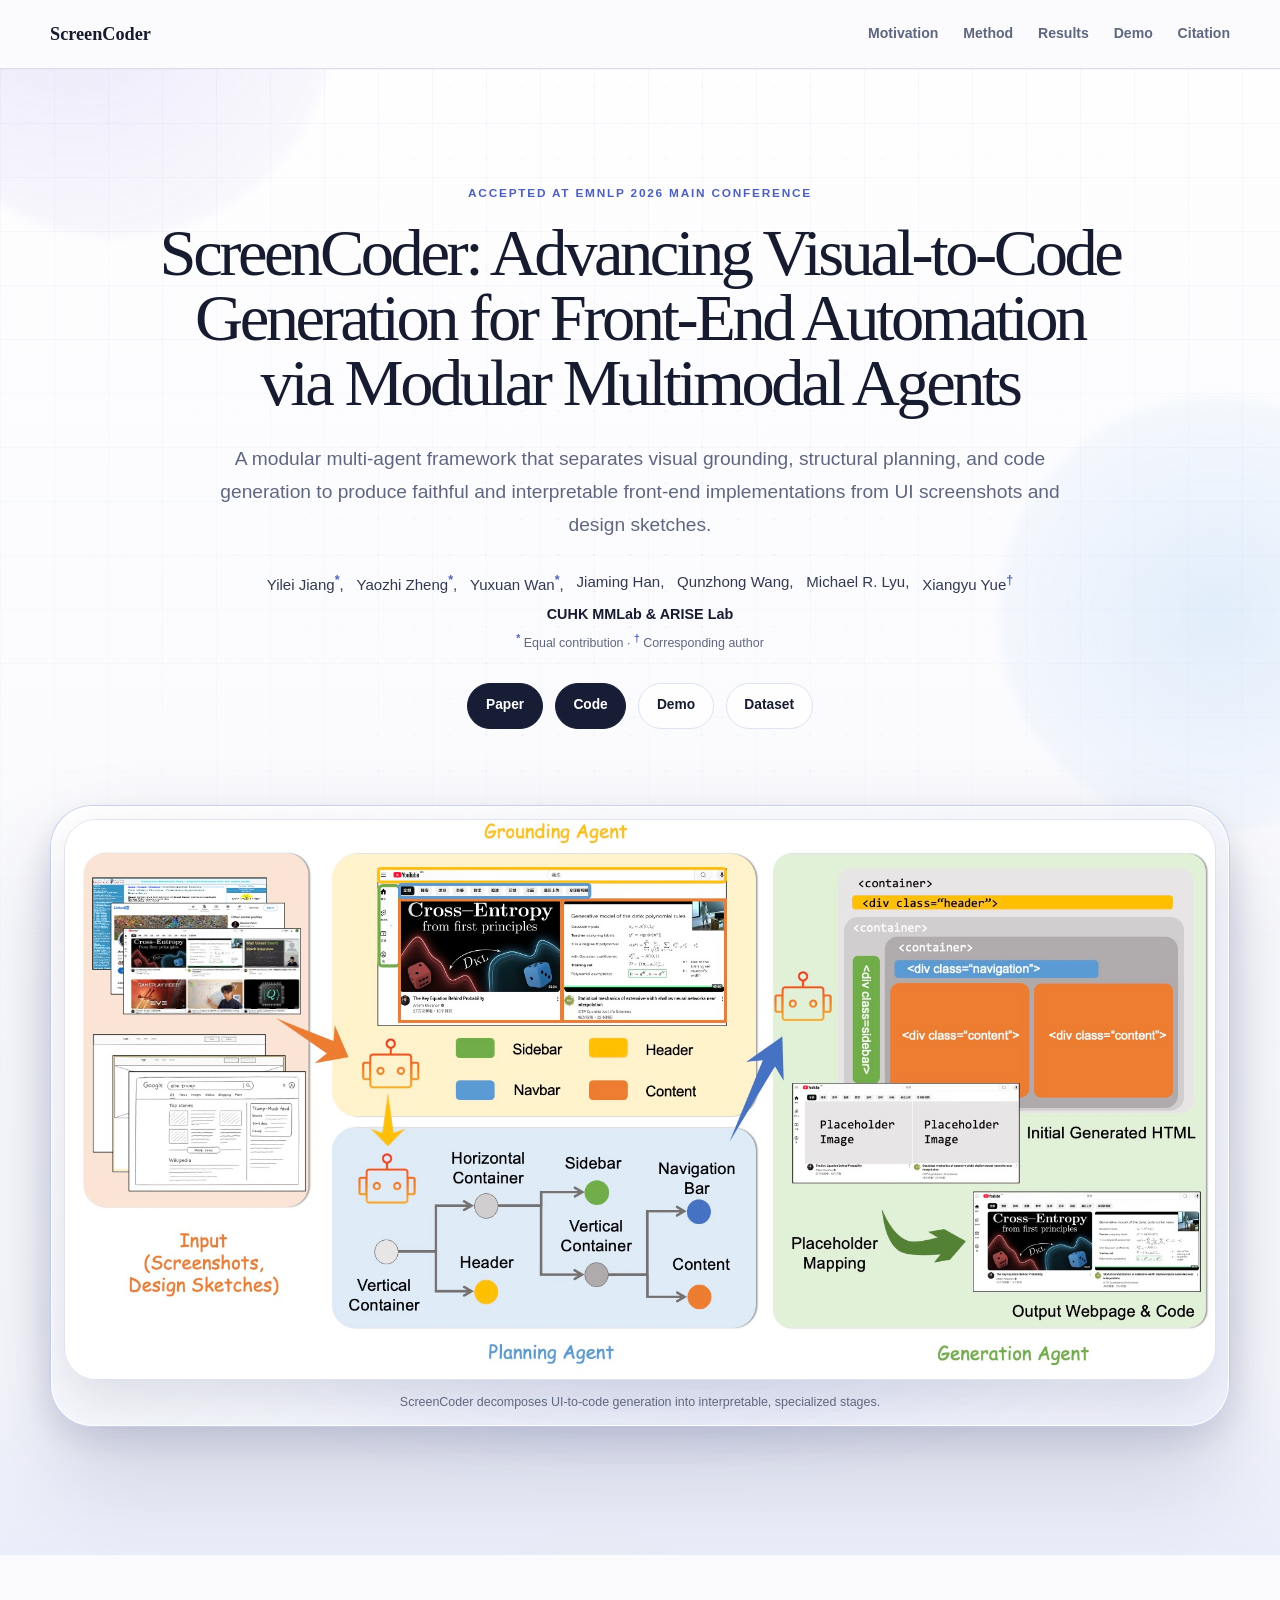
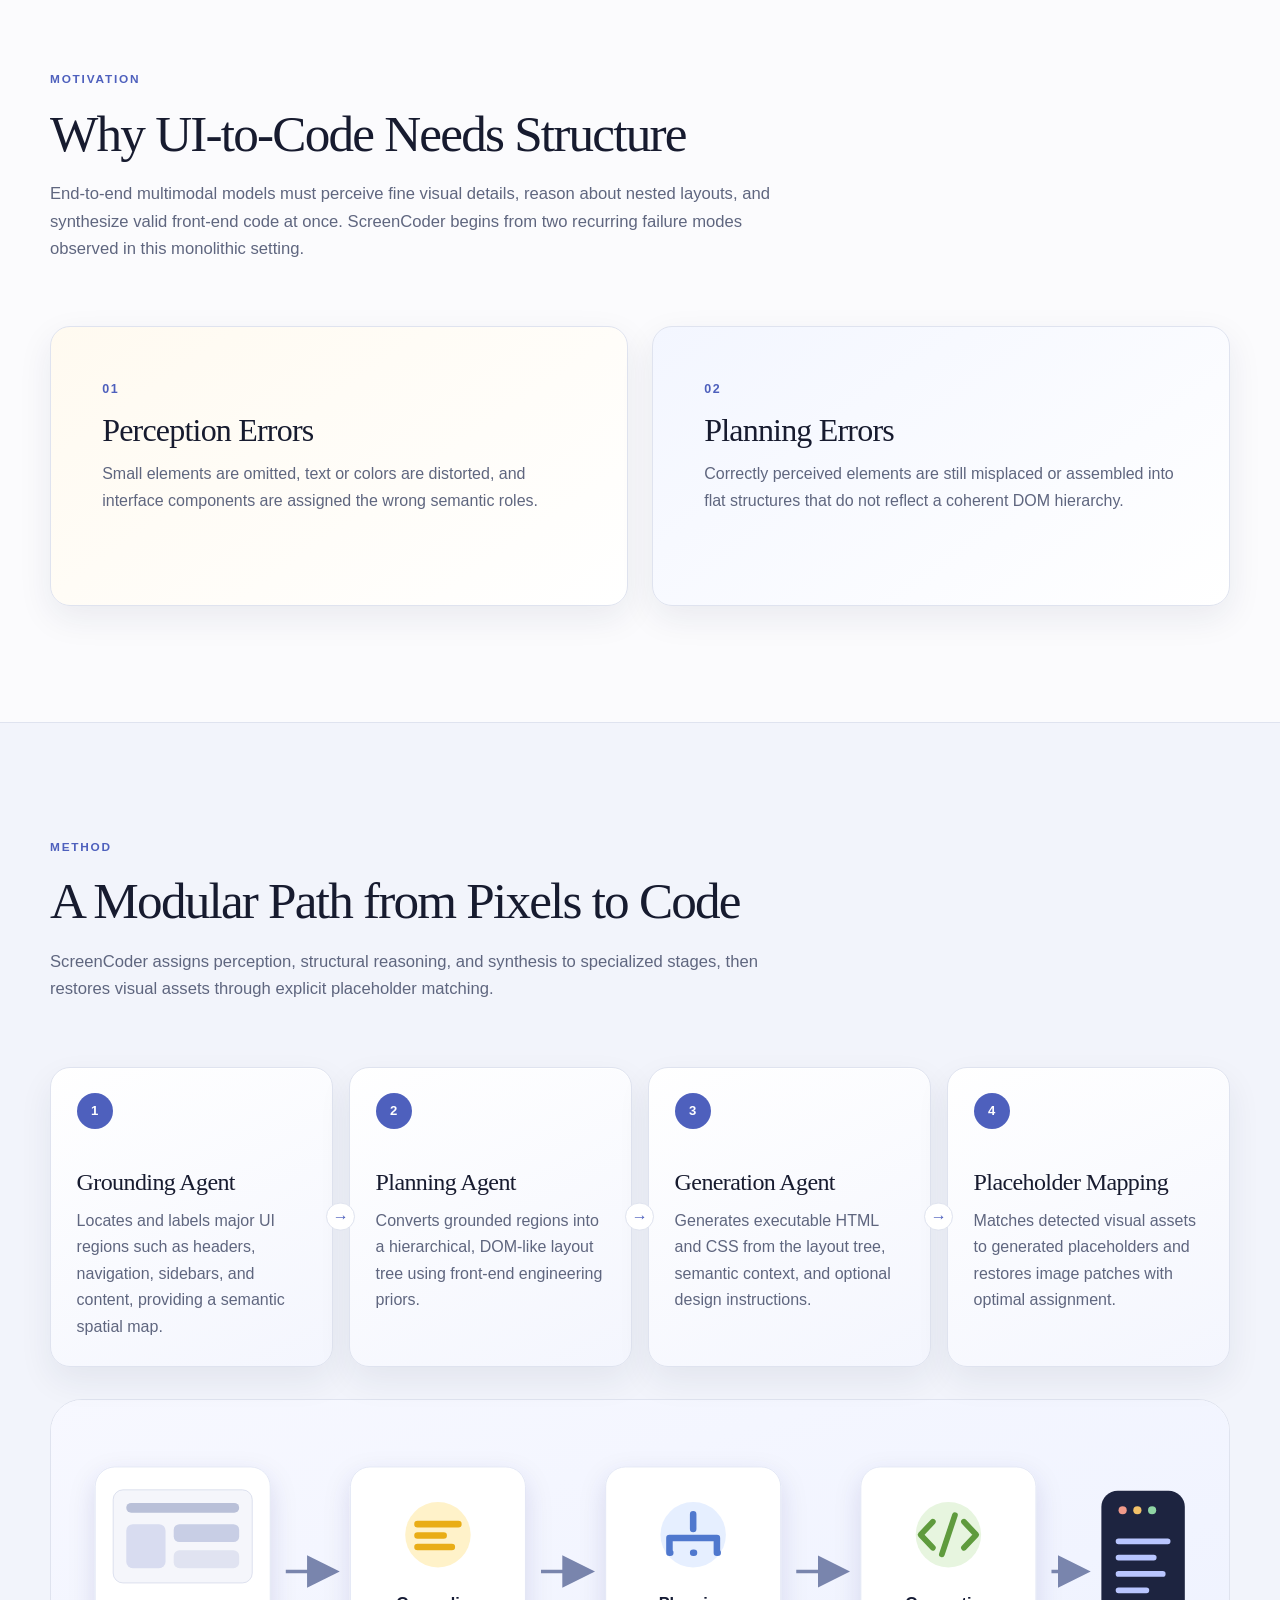
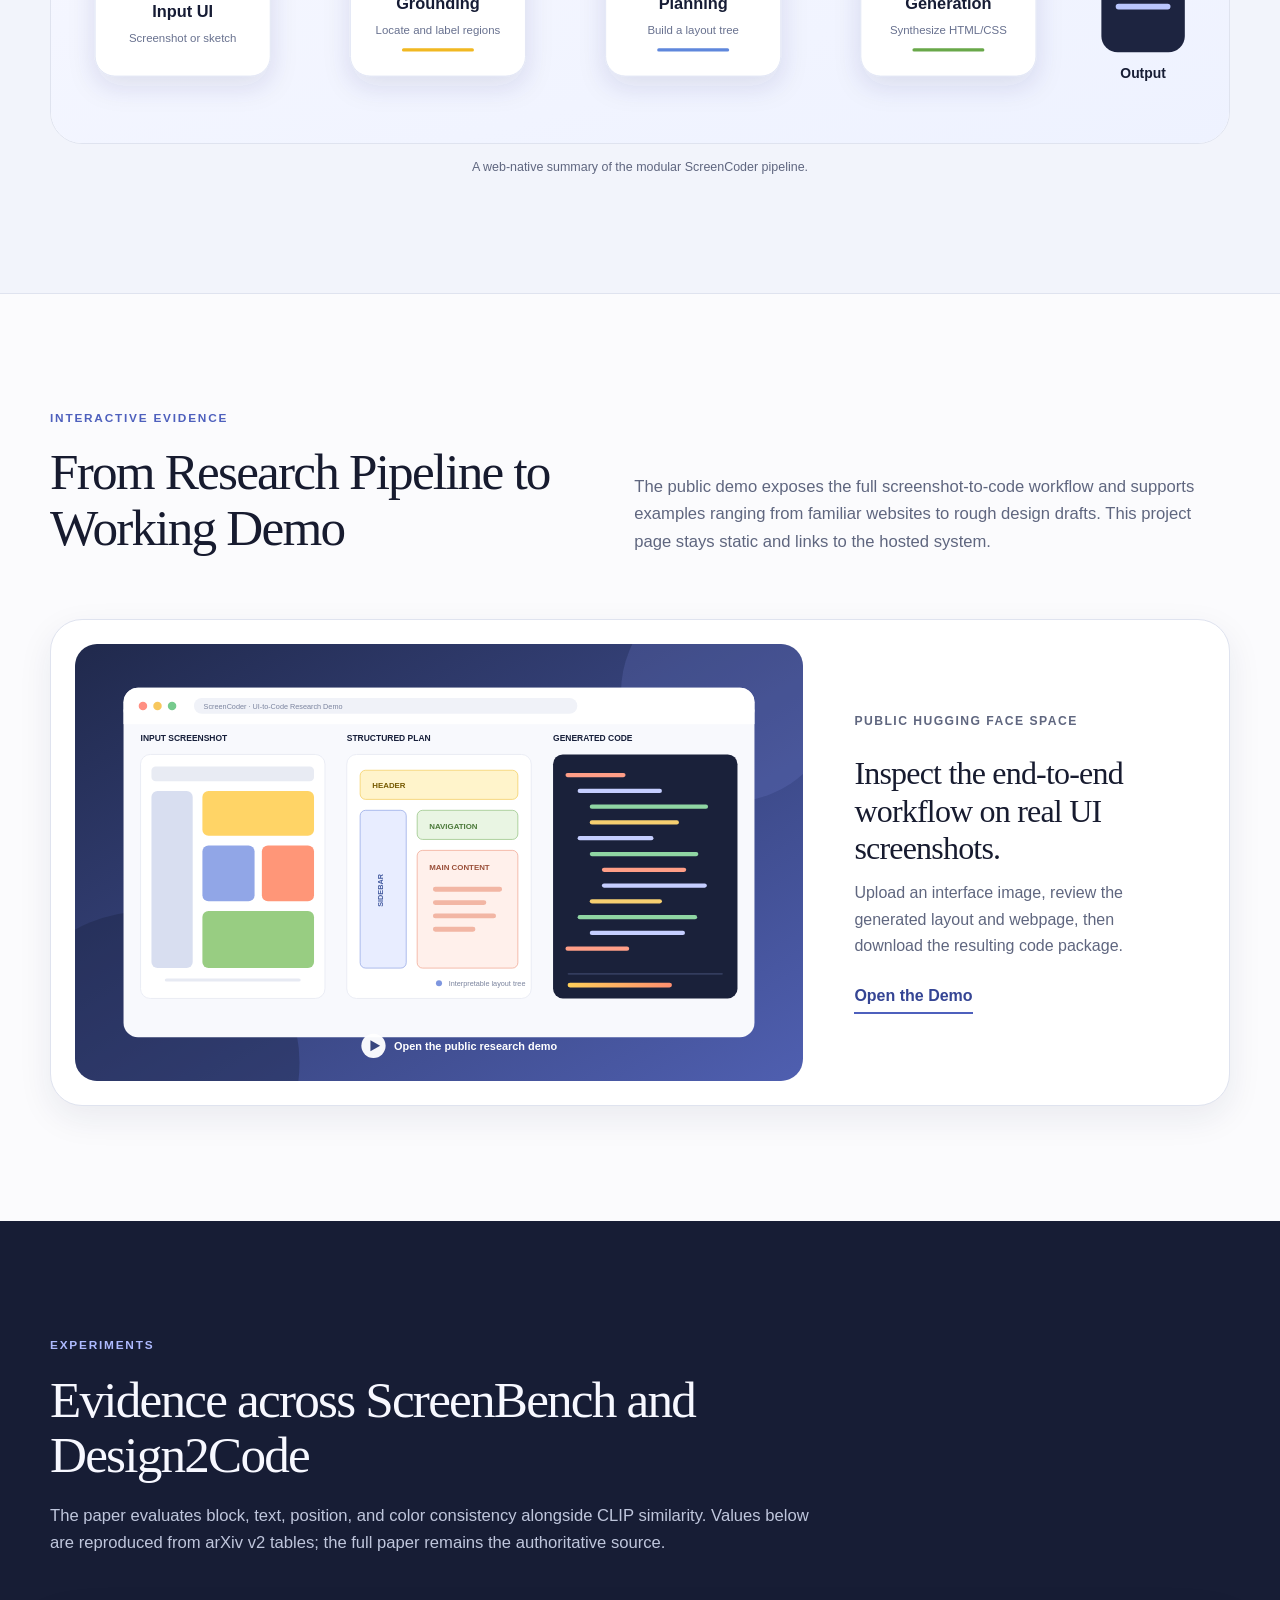
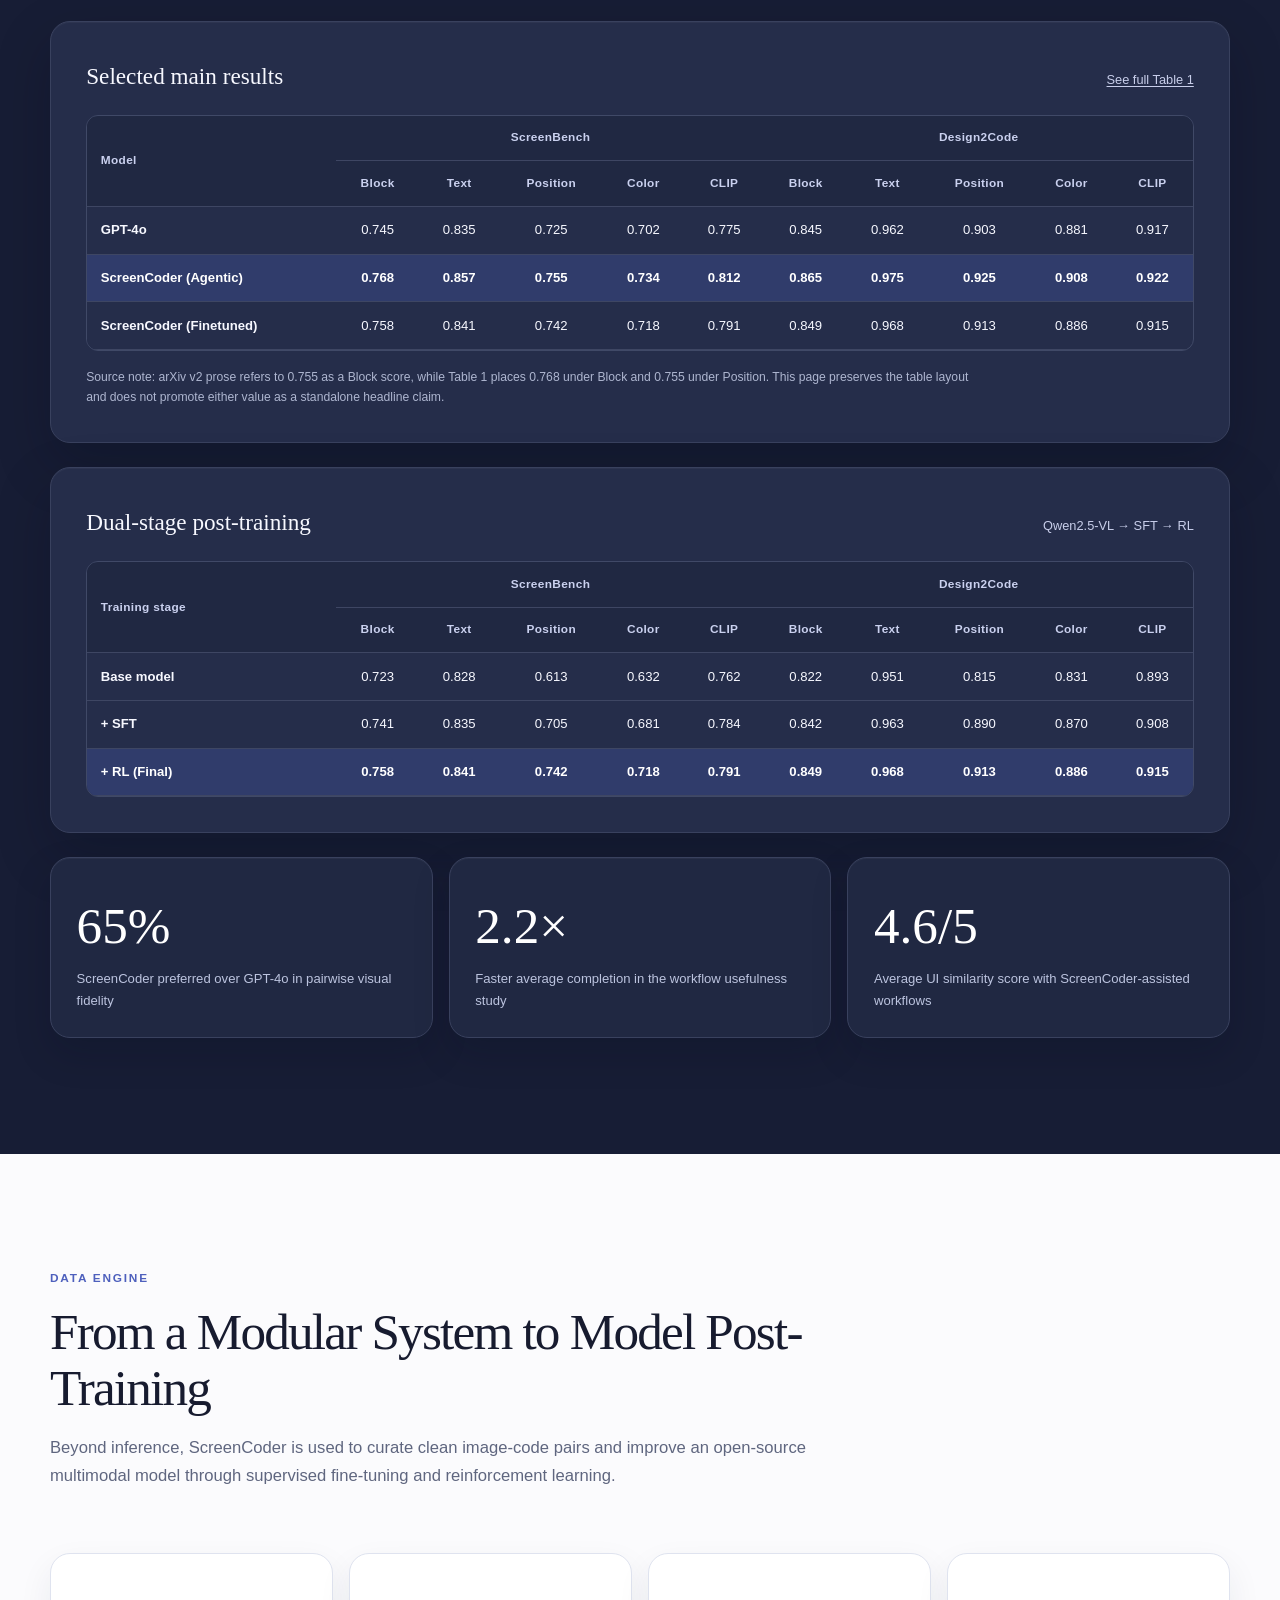
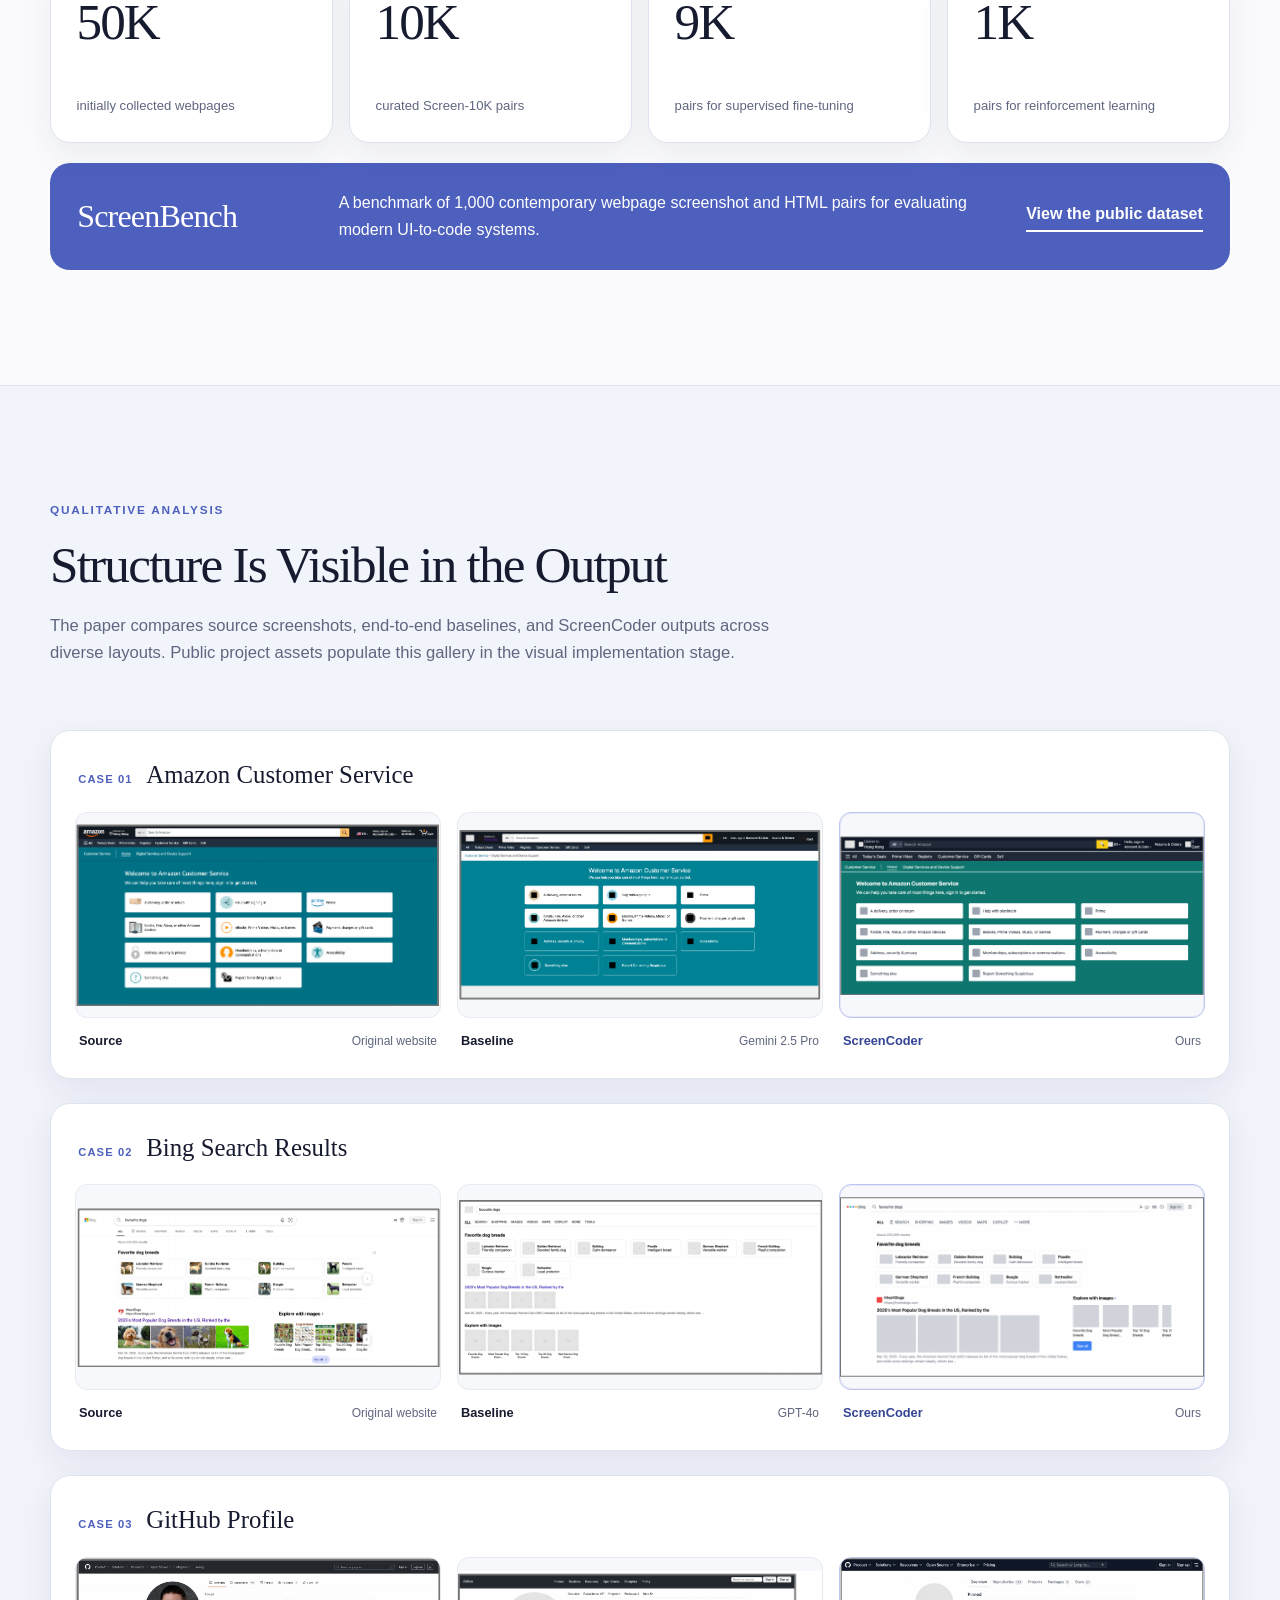
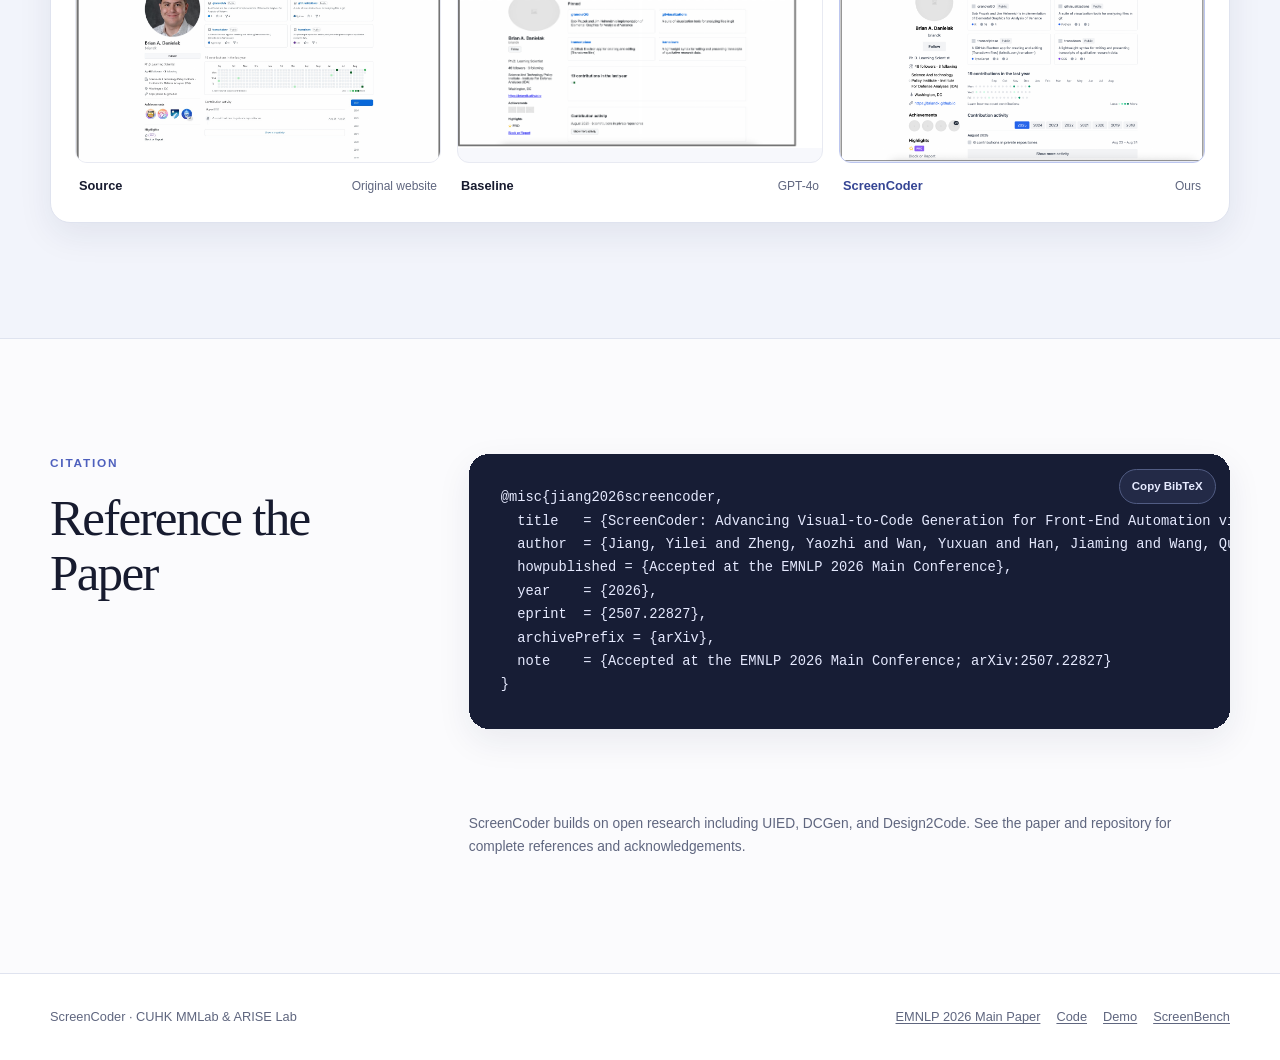
<file: index.html>
<!doctype html>
<html lang="en">
  <head>
    <meta charset="utf-8">
    <meta name="viewport" content="width=device-width, initial-scale=1">
    <meta name="description" content="ScreenCoder, accepted at the EMNLP 2026 Main Conference, is a modular multi-agent framework for high-fidelity UI-to-code generation through grounding, planning, generation, and placeholder mapping.">
    <meta name="theme-color" content="#171d35">
    <meta property="og:type" content="website">
    <meta property="og:title" content="ScreenCoder — EMNLP 2026 Main">
    <meta property="og:description" content="Accepted at the EMNLP 2026 Main Conference. Explore the ScreenCoder paper, method, experiments, code, dataset, and public demo.">
    <meta property="og:image" content="./assets/images/teaser.jpg">
    <meta name="twitter:card" content="summary_large_image">
    <title>ScreenCoder — EMNLP 2026 Main</title>
    <link rel="icon" href="./favicon.svg" type="image/svg+xml">
    <link rel="stylesheet" href="./css/style.css?v=20260915-1">
  </head>
  <body>
    <header class="site-header">
      <nav class="site-nav" aria-label="Primary navigation">
        <a class="site-mark" href="#overview">ScreenCoder</a>
        <button class="nav-toggle" type="button" aria-expanded="false" aria-controls="site-nav-links" data-nav-toggle>
          <span class="nav-toggle__label">Menu</span>
          <span class="nav-toggle__icon" aria-hidden="true"><i></i><i></i></span>
        </button>
        <div id="site-nav-links" class="site-nav__links">
          <a href="#motivation">Motivation</a>
          <a href="#method">Method</a>
          <a href="#results">Results</a>
          <a href="#demo">Demo</a>
          <a href="#citation">Citation</a>
        </div>
      </nav>
    </header>

    <main>
      <section id="overview" class="hero" aria-labelledby="paper-title">
        <div class="hero-atmosphere" aria-hidden="true">
          <span class="hero-atmosphere__orb hero-atmosphere__orb--violet"></span>
          <span class="hero-atmosphere__orb hero-atmosphere__orb--blue"></span>
          <span class="hero-atmosphere__orb hero-atmosphere__orb--gold"></span>
        </div>
        <div class="hero__content">
          <p class="eyebrow">Accepted at EMNLP 2026 Main Conference</p>
          <h1 id="paper-title">ScreenCoder: Advancing Visual-to-Code Generation for Front-End Automation via Modular Multimodal Agents</h1>
          <p class="hero__summary">
            A modular multi-agent framework that separates visual grounding,
            structural planning, and code generation to produce faithful and
            interpretable front-end implementations from UI screenshots and
            design sketches.
          </p>
          <p class="authors">
            <span>Yilei Jiang<sup>*</sup></span>
            <span>Yaozhi Zheng<sup>*</sup></span>
            <span>Yuxuan Wan<sup>*</sup></span>
            <span>Jiaming Han</span>
            <span>Qunzhong Wang</span>
            <span>Michael R. Lyu</span>
            <span>Xiangyu Yue<sup>†</sup></span>
          </p>
          <p class="affiliations">CUHK MMLab &amp; ARISE Lab</p>
          <p class="author-note"><sup>*</sup> Equal contribution · <sup>†</sup> Corresponding author</p>
          <div class="resource-links" aria-label="Project resources">
            <a class="resource-link resource-link--primary" href="https://arxiv.org/abs/2507.22827">Paper</a>
            <a class="resource-link resource-link--primary" href="https://github.com/leigest519/ScreenCoder">Code</a>
            <a class="resource-link" href="https://huggingface.co/spaces/Jimmyzheng-10/ScreenCoder">Demo</a>
            <a class="resource-link" href="https://huggingface.co/datasets/Leigest/ScreenCoder">Dataset</a>
          </div>
        </div>
        <figure class="hero__visual">
          <img src="./assets/images/teaser.jpg" width="1866" height="906" alt="ScreenCoder overview showing screenshots and design sketches transformed through grounding, planning, generation, and placeholder mapping into webpages and code" fetchpriority="high">
          <figcaption>ScreenCoder decomposes UI-to-code generation into interpretable, specialized stages.</figcaption>
        </figure>
      </section>

      <section id="motivation" class="section" aria-labelledby="motivation-title">
        <div class="section-heading">
          <p class="eyebrow">Motivation</p>
          <h2 id="motivation-title">Why UI-to-Code Needs Structure</h2>
          <p>
            End-to-end multimodal models must perceive fine visual details,
            reason about nested layouts, and synthesize valid front-end code at
            once. ScreenCoder begins from two recurring failure modes observed
            in this monolithic setting.
          </p>
        </div>
        <div class="failure-grid">
          <article class="failure-card">
            <p class="card-index">01</p>
            <h3>Perception Errors</h3>
            <p>
              Small elements are omitted, text or colors are distorted, and
              interface components are assigned the wrong semantic roles.
            </p>
          </article>
          <article class="failure-card">
            <p class="card-index">02</p>
            <h3>Planning Errors</h3>
            <p>
              Correctly perceived elements are still misplaced or assembled
              into flat structures that do not reflect a coherent DOM hierarchy.
            </p>
          </article>
        </div>
      </section>

      <section id="method" class="section section--tinted" aria-labelledby="method-title">
        <div class="section-heading">
          <p class="eyebrow">Method</p>
          <h2 id="method-title">A Modular Path from Pixels to Code</h2>
          <p>
            ScreenCoder assigns perception, structural reasoning, and synthesis
            to specialized stages, then restores visual assets through explicit
            placeholder matching.
          </p>
        </div>
        <ol class="method-flow">
          <li class="method-step">
            <span class="method-step__number">1</span>
            <div>
              <h3>Grounding Agent</h3>
              <p>Locates and labels major UI regions such as headers, navigation, sidebars, and content, providing a semantic spatial map.</p>
            </div>
          </li>
          <li class="method-step">
            <span class="method-step__number">2</span>
            <div>
              <h3>Planning Agent</h3>
              <p>Converts grounded regions into a hierarchical, DOM-like layout tree using front-end engineering priors.</p>
            </div>
          </li>
          <li class="method-step">
            <span class="method-step__number">3</span>
            <div>
              <h3>Generation Agent</h3>
              <p>Generates executable HTML and CSS from the layout tree, semantic context, and optional design instructions.</p>
            </div>
          </li>
          <li class="method-step">
            <span class="method-step__number">4</span>
            <div>
              <h3>Placeholder Mapping</h3>
              <p>Matches detected visual assets to generated placeholders and restores image patches with optimal assignment.</p>
            </div>
          </li>
        </ol>
        <figure class="method-figure">
          <img src="./assets/images/method-pipeline.svg" width="1440" height="420" loading="lazy" alt="Four-stage ScreenCoder pipeline from an input UI through grounding, planning, generation, and placeholder mapping to executable output">
          <figcaption>A web-native summary of the modular ScreenCoder pipeline.</figcaption>
        </figure>
      </section>

      <section id="demo" class="section" aria-labelledby="demo-title">
        <div class="section-heading section-heading--split">
          <div>
            <p class="eyebrow">Interactive evidence</p>
            <h2 id="demo-title">From Research Pipeline to Working Demo</h2>
          </div>
          <p>
            The public demo exposes the full screenshot-to-code workflow and
            supports examples ranging from familiar websites to rough design
            drafts. This project page stays static and links to the hosted system.
          </p>
        </div>
        <div class="demo-placeholder">
          <figure>
            <img src="./assets/images/demo-poster.svg" width="1200" height="720" loading="lazy" alt="Stylized preview of the ScreenCoder research demo with input screenshot, structured plan, and generated code">
          </figure>
          <div class="demo-placeholder__content">
            <p class="demo-placeholder__label">Public Hugging Face Space</p>
            <h3>Inspect the end-to-end workflow on real UI screenshots.</h3>
            <p>Upload an interface image, review the generated layout and webpage, then download the resulting code package.</p>
            <a href="https://huggingface.co/spaces/Jimmyzheng-10/ScreenCoder" data-demo-link>Open the Demo</a>
          </div>
        </div>
      </section>

      <section id="results" class="section section--dark" aria-labelledby="results-title">
        <div class="section-heading">
          <p class="eyebrow">Experiments</p>
          <h2 id="results-title">Evidence across ScreenBench and Design2Code</h2>
          <p>
            The paper evaluates block, text, position, and color consistency
            alongside CLIP similarity. Values below are reproduced from arXiv
            v2 tables; the full paper remains the authoritative source.
          </p>
        </div>

        <div class="table-block">
          <div class="table-block__heading">
            <h3>Selected main results</h3>
            <a href="https://arxiv.org/abs/2507.22827">See full Table 1</a>
          </div>
          <div class="table-scroll" tabindex="0" aria-label="Selected main results table, horizontally scrollable">
            <table>
              <caption>Selected automatic evaluation results from ScreenCoder arXiv v2.</caption>
              <thead>
                <tr>
                  <th rowspan="2" scope="col">Model</th>
                  <th colspan="5" scope="colgroup">ScreenBench</th>
                  <th colspan="5" scope="colgroup">Design2Code</th>
                </tr>
                <tr>
                  <th scope="col">Block</th><th scope="col">Text</th><th scope="col">Position</th><th scope="col">Color</th><th scope="col">CLIP</th>
                  <th scope="col">Block</th><th scope="col">Text</th><th scope="col">Position</th><th scope="col">Color</th><th scope="col">CLIP</th>
                </tr>
              </thead>
              <tbody>
                <tr>
                  <th scope="row">GPT-4o</th>
                  <td>0.745</td><td>0.835</td><td>0.725</td><td>0.702</td><td>0.775</td>
                  <td>0.845</td><td>0.962</td><td>0.903</td><td>0.881</td><td>0.917</td>
                </tr>
                <tr class="table-highlight">
                  <th scope="row">ScreenCoder (Agentic)</th>
                  <td>0.768</td><td>0.857</td><td>0.755</td><td>0.734</td><td>0.812</td>
                  <td>0.865</td><td>0.975</td><td>0.925</td><td>0.908</td><td>0.922</td>
                </tr>
                <tr>
                  <th scope="row">ScreenCoder (Finetuned)</th>
                  <td>0.758</td><td>0.841</td><td>0.742</td><td>0.718</td><td>0.791</td>
                  <td>0.849</td><td>0.968</td><td>0.913</td><td>0.886</td><td>0.915</td>
                </tr>
              </tbody>
            </table>
          </div>
          <p class="evidence-note">
            Source note: arXiv v2 prose refers to 0.755 as a Block score,
            while Table 1 places 0.768 under Block and 0.755 under Position.
            This page preserves the table layout and does not promote either
            value as a standalone headline claim.
          </p>
        </div>

        <div class="table-block">
          <div class="table-block__heading">
            <h3>Dual-stage post-training</h3>
            <p>Qwen2.5-VL → SFT → RL</p>
          </div>
          <div class="table-scroll" tabindex="0" aria-label="Post-training ablation table, horizontally scrollable">
            <table>
              <caption>Effect of supervised fine-tuning and reinforcement learning.</caption>
              <thead>
                <tr>
                  <th rowspan="2" scope="col">Training stage</th>
                  <th colspan="5" scope="colgroup">ScreenBench</th>
                  <th colspan="5" scope="colgroup">Design2Code</th>
                </tr>
                <tr>
                  <th scope="col">Block</th><th scope="col">Text</th><th scope="col">Position</th><th scope="col">Color</th><th scope="col">CLIP</th>
                  <th scope="col">Block</th><th scope="col">Text</th><th scope="col">Position</th><th scope="col">Color</th><th scope="col">CLIP</th>
                </tr>
              </thead>
              <tbody>
                <tr>
                  <th scope="row">Base model</th>
                  <td>0.723</td><td>0.828</td><td>0.613</td><td>0.632</td><td>0.762</td>
                  <td>0.822</td><td>0.951</td><td>0.815</td><td>0.831</td><td>0.893</td>
                </tr>
                <tr>
                  <th scope="row">+ SFT</th>
                  <td>0.741</td><td>0.835</td><td>0.705</td><td>0.681</td><td>0.784</td>
                  <td>0.842</td><td>0.963</td><td>0.890</td><td>0.870</td><td>0.908</td>
                </tr>
                <tr class="table-highlight">
                  <th scope="row">+ RL (Final)</th>
                  <td>0.758</td><td>0.841</td><td>0.742</td><td>0.718</td><td>0.791</td>
                  <td>0.849</td><td>0.968</td><td>0.913</td><td>0.886</td><td>0.915</td>
                </tr>
              </tbody>
            </table>
          </div>
        </div>

        <div class="human-eval" aria-label="Human evaluation summary">
          <article><strong>65%</strong><span>ScreenCoder preferred over GPT-4o in pairwise visual fidelity</span></article>
          <article><strong>2.2×</strong><span>Faster average completion in the workflow usefulness study</span></article>
          <article><strong>4.6/5</strong><span>Average UI similarity score with ScreenCoder-assisted workflows</span></article>
        </div>
      </section>

      <section id="data" class="section" aria-labelledby="data-title">
        <div class="section-heading">
          <p class="eyebrow">Data engine</p>
          <h2 id="data-title">From a Modular System to Model Post-Training</h2>
          <p>
            Beyond inference, ScreenCoder is used to curate clean image-code
            pairs and improve an open-source multimodal model through supervised
            fine-tuning and reinforcement learning.
          </p>
        </div>
        <div class="data-flow">
          <article><strong>50K</strong><span>initially collected webpages</span></article>
          <article><strong>10K</strong><span>curated Screen-10K pairs</span></article>
          <article><strong>9K</strong><span>pairs for supervised fine-tuning</span></article>
          <article><strong>1K</strong><span>pairs for reinforcement learning</span></article>
        </div>
        <div class="dataset-note">
          <h3>ScreenBench</h3>
          <p>A benchmark of 1,000 contemporary webpage screenshot and HTML pairs for evaluating modern UI-to-code systems.</p>
          <a href="https://huggingface.co/datasets/Leigest/ScreenCoder">View the public dataset</a>
        </div>
      </section>

      <section id="gallery" class="section section--tinted" aria-labelledby="gallery-title">
        <div class="section-heading">
          <p class="eyebrow">Qualitative analysis</p>
          <h2 id="gallery-title">Structure Is Visible in the Output</h2>
          <p>
            The paper compares source screenshots, end-to-end baselines, and
            ScreenCoder outputs across diverse layouts. Public project assets
            populate this gallery in the visual implementation stage.
          </p>
        </div>
        <div class="qualitative-cases" role="group" aria-label="Three qualitative comparison cases">
          <article class="qualitative-case" data-case="01">
            <header class="qualitative-case__heading">
              <p>Case 01</p>
              <h3>Amazon Customer Service</h3>
            </header>
            <div class="qualitative-case__grid">
              <figure class="qualitative-panel">
                <div class="qualitative-panel__media">
                  <img src="./assets/images/qualitative/case-01-source.png" width="735" height="368" loading="lazy" alt="Original Amazon customer service webpage with navigation and a grid of service shortcuts">
                </div>
                <figcaption><strong>Source</strong><span>Original website</span></figcaption>
              </figure>
              <figure class="qualitative-panel">
                <div class="qualitative-panel__media">
                  <img src="./assets/images/qualitative/case-01-baseline.png" width="803" height="375" loading="lazy" alt="Amazon customer service webpage reproduced by Gemini 2.5 Pro with altered icons and spacing">
                </div>
                <figcaption><strong>Baseline</strong><span>Gemini 2.5 Pro</span></figcaption>
              </figure>
              <figure class="qualitative-panel qualitative-panel--ours">
                <div class="qualitative-panel__media">
                  <img src="./assets/images/qualitative/case-01-screencoder.png" width="1629" height="710" loading="lazy" alt="Amazon customer service webpage reproduced by ScreenCoder with preserved navigation, colors, and service-card hierarchy">
                </div>
                <figcaption><strong>ScreenCoder</strong><span>Ours</span></figcaption>
              </figure>
            </div>
          </article>

          <article class="qualitative-case" data-case="02">
            <header class="qualitative-case__heading">
              <p>Case 02</p>
              <h3>Bing Search Results</h3>
            </header>
            <div class="qualitative-case__grid">
              <figure class="qualitative-panel">
                <div class="qualitative-panel__media">
                  <img src="./assets/images/qualitative/case-02-source.png" width="863" height="378" loading="lazy" alt="Original Bing search results webpage for favourite dog breeds">
                </div>
                <figcaption><strong>Source</strong><span>Original website</span></figcaption>
              </figure>
              <figure class="qualitative-panel">
                <div class="qualitative-panel__media">
                  <img src="./assets/images/qualitative/case-02-baseline.png" width="870" height="420" loading="lazy" alt="Bing search results webpage reproduced by GPT-4o with missing imagery and compressed structure">
                </div>
                <figcaption><strong>Baseline</strong><span>GPT-4o</span></figcaption>
              </figure>
              <figure class="qualitative-panel qualitative-panel--ours">
                <div class="qualitative-panel__media">
                  <img src="./assets/images/qualitative/case-02-screencoder.png" width="1497" height="740" loading="lazy" alt="Bing search results webpage reproduced by ScreenCoder with its search hierarchy and two-column layout preserved">
                </div>
                <figcaption><strong>ScreenCoder</strong><span>Ours</span></figcaption>
              </figure>
            </div>
          </article>

          <article class="qualitative-case" data-case="03">
            <header class="qualitative-case__heading">
              <p>Case 03</p>
              <h3>GitHub Profile</h3>
            </header>
            <div class="qualitative-case__grid">
              <figure class="qualitative-panel">
                <div class="qualitative-panel__media">
                  <img src="./assets/images/qualitative/case-03-source.png" width="705" height="398" loading="lazy" alt="Original GitHub profile webpage with profile details, repositories, and contribution graph">
                </div>
                <figcaption><strong>Source</strong><span>Original website</span></figcaption>
              </figure>
              <figure class="qualitative-panel">
                <div class="qualitative-panel__media">
                  <img src="./assets/images/qualitative/case-03-baseline.png" width="825" height="402" loading="lazy" alt="GitHub profile webpage reproduced by GPT-4o with simplified profile and contribution details">
                </div>
                <figcaption><strong>Baseline</strong><span>GPT-4o</span></figcaption>
              </figure>
              <figure class="qualitative-panel qualitative-panel--ours">
                <div class="qualitative-panel__media">
                  <img src="./assets/images/qualitative/case-03-screencoder.png" width="1365" height="762" loading="lazy" alt="GitHub profile webpage reproduced by ScreenCoder with aligned profile, repositories, and contribution sections">
                </div>
                <figcaption><strong>ScreenCoder</strong><span>Ours</span></figcaption>
              </figure>
            </div>
          </article>
        </div>
      </section>

      <section id="citation" class="section citation" aria-labelledby="citation-title">
        <div class="section-heading">
          <p class="eyebrow">Citation</p>
          <h2 id="citation-title">Reference the Paper</h2>
        </div>
        <div class="citation-code">
          <button id="citation-copy" class="citation-copy" type="button" aria-describedby="citation-status" data-copy-citation>Copy BibTeX</button>
          <pre><code id="citation-code">@misc{jiang2026screencoder,
  title   = {ScreenCoder: Advancing Visual-to-Code Generation for Front-End Automation via Modular Multimodal Agents},
  author  = {Jiang, Yilei and Zheng, Yaozhi and Wan, Yuxuan and Han, Jiaming and Wang, Qunzhong and Lyu, Michael R. and Yue, Xiangyu},
  howpublished = {Accepted at the EMNLP 2026 Main Conference},
  year    = {2026},
  eprint  = {2507.22827},
  archivePrefix = {arXiv},
  note    = {Accepted at the EMNLP 2026 Main Conference; arXiv:2507.22827}
}</code></pre>
          <span id="citation-status" class="citation-status" aria-live="polite"></span>
        </div>
        <p>
          ScreenCoder builds on open research including UIED, DCGen, and
          Design2Code. See the paper and repository for complete references and
          acknowledgements.
        </p>
      </section>
    </main>

    <footer class="site-footer">
      <p>ScreenCoder · CUHK MMLab &amp; ARISE Lab</p>
      <div>
        <a href="https://arxiv.org/abs/2507.22827">EMNLP 2026 Main Paper</a>
        <a href="https://github.com/leigest519/ScreenCoder">Code</a>
        <a href="https://huggingface.co/spaces/Jimmyzheng-10/ScreenCoder">Demo</a>
        <a href="https://huggingface.co/datasets/Leigest/ScreenCoder">ScreenBench</a>
      </div>
    </footer>
    <script src="./js/main.js" defer></script>
  </body>
</html>
</file>
<file: css/style.css>
:root {
  color-scheme: light;
  --ink: #171b2f;
  --ink-soft: #5f667f;
  --paper: #fbfbfd;
  --surface: #ffffff;
  --surface-tinted: #f2f4fb;
  --line: #dfe3ef;
  --accent: #4e60bd;
  --accent-dark: #354594;
  --accent-soft: #e9edff;
  --gold: #edb827;
  --dark: #171d35;
  --dark-soft: #252d4a;
  --success: #5f9d46;
  --radius-sm: 12px;
  --radius-md: 20px;
  --radius-lg: 32px;
  --shadow-sm: 0 12px 34px rgba(30, 38, 73, 0.08);
  --shadow-lg: 0 28px 70px rgba(30, 38, 73, 0.13);
  --content: 1180px;
  --reading: 760px;
  --section-space: clamp(5rem, 9vw, 9rem);
}

*,
*::before,
*::after {
  box-sizing: border-box;
}

html {
  scroll-behavior: smooth;
  scroll-padding-top: 6rem;
}

body {
  margin: 0;
  overflow-x: clip;
  color: var(--ink);
  background:
    radial-gradient(circle at 10% 8%, rgba(90, 109, 199, 0.08), transparent 28rem),
    var(--paper);
  font-family: Inter, ui-sans-serif, -apple-system, BlinkMacSystemFont, "Segoe UI", sans-serif;
  font-size: 16px;
  line-height: 1.65;
  -webkit-font-smoothing: antialiased;
  text-rendering: optimizeLegibility;
}

img {
  display: block;
  max-width: 100%;
  height: auto;
}

figure,
p,
h1,
h2,
h3 {
  margin-top: 0;
}

a {
  color: inherit;
  text-underline-offset: 0.18em;
}

a:hover {
  color: var(--accent-dark);
}

:focus-visible {
  outline: 3px solid var(--gold);
  outline-offset: 4px;
  border-radius: 4px;
}

.site-header {
  position: sticky;
  z-index: 20;
  top: 0;
  border-bottom: 1px solid rgba(212, 217, 233, 0.85);
  background: rgba(251, 251, 253, 0.88);
  backdrop-filter: blur(18px);
}

.site-nav {
  display: flex;
  align-items: center;
  justify-content: space-between;
  width: min(calc(100% - 3rem), var(--content));
  min-height: 68px;
  margin: 0 auto;
}

.site-mark {
  color: var(--ink);
  font-family: Georgia, "Times New Roman", serif;
  font-size: 1.14rem;
  font-weight: 700;
  text-decoration: none;
}

.site-nav__links {
  display: flex;
  align-items: center;
  gap: 1.55rem;
}

.site-nav__links a {
  color: var(--ink-soft);
  font-size: 0.88rem;
  font-weight: 650;
  text-decoration: none;
}

.site-nav__links a:hover {
  color: var(--ink);
}

.nav-toggle {
  display: none;
  align-items: center;
  gap: 0.65rem;
  padding: 0.5rem 0;
  border: 0;
  color: var(--ink);
  background: transparent;
  font: inherit;
  font-size: 0.8rem;
  font-weight: 750;
  cursor: pointer;
}

.nav-toggle__icon {
  display: grid;
  width: 24px;
  gap: 5px;
}

.nav-toggle__icon i {
  display: block;
  width: 24px;
  height: 2px;
  border-radius: 2px;
  background: currentColor;
  transition: transform 180ms ease;
}

.nav-toggle[aria-expanded="true"] .nav-toggle__icon i:first-child {
  transform: translateY(3.5px) rotate(45deg);
}

.nav-toggle[aria-expanded="true"] .nav-toggle__icon i:last-child {
  transform: translateY(-3.5px) rotate(-45deg);
}

.hero {
  position: relative;
  isolation: isolate;
  display: grid;
  grid-template-columns: minmax(0, 1fr);
  justify-items: center;
  width: 100%;
  margin: 0 auto;
  overflow: hidden;
  padding: clamp(5.5rem, 9vw, 8.5rem) max(1.5rem, calc((100vw - var(--content)) / 2)) clamp(6rem, 10vw, 10rem);
  background:
    linear-gradient(180deg, rgba(255, 255, 255, 0.72), rgba(246, 247, 253, 0.9)),
    var(--paper);
}

.hero::after {
  position: absolute;
  z-index: 0;
  right: 0;
  bottom: 0;
  left: 0;
  height: 180px;
  background: linear-gradient(180deg, transparent, rgba(229, 233, 248, 0.65));
  content: "";
  pointer-events: none;
}

.hero-atmosphere {
  position: absolute;
  z-index: 0;
  inset: 0;
  overflow: hidden;
  pointer-events: none;
}

.hero-atmosphere::before {
  position: absolute;
  inset: 0;
  background-image:
    linear-gradient(rgba(78, 96, 189, 0.055) 1px, transparent 1px),
    linear-gradient(90deg, rgba(78, 96, 189, 0.055) 1px, transparent 1px);
  background-size: 54px 54px;
  content: "";
  mask-image: linear-gradient(to bottom, rgba(0, 0, 0, 0.78), transparent 88%);
}

.hero-atmosphere::after {
  position: absolute;
  inset: 0;
  background-image: radial-gradient(circle, rgba(74, 92, 186, 0.22) 1px, transparent 1.5px);
  background-size: 36px 36px;
  content: "";
  mask-image: radial-gradient(ellipse at 50% 32%, #000 0%, transparent 65%);
  opacity: 0.3;
}

.hero-atmosphere__orb {
  position: absolute;
  width: clamp(18rem, 34vw, 36rem);
  border-radius: 50%;
  aspect-ratio: 1;
  filter: blur(4px);
  opacity: 0.38;
  animation: hero-orbit 18s ease-in-out infinite alternate;
}

.hero-atmosphere__orb--violet {
  top: -18%;
  left: -8%;
  background: radial-gradient(circle at 40% 40%, rgba(138, 113, 224, 0.42), rgba(138, 113, 224, 0));
}

.hero-atmosphere__orb--blue {
  top: 22%;
  right: -12%;
  background: radial-gradient(circle at 50% 50%, rgba(76, 154, 231, 0.38), rgba(76, 154, 231, 0));
  animation-delay: -7s;
  animation-duration: 23s;
}

.hero-atmosphere__orb--gold {
  bottom: -20%;
  left: 34%;
  width: clamp(14rem, 25vw, 27rem);
  background: radial-gradient(circle at 50% 50%, rgba(237, 184, 39, 0.26), rgba(237, 184, 39, 0));
  animation-delay: -12s;
  animation-duration: 20s;
}

.hero__content,
.hero__visual {
  position: relative;
  z-index: 1;
}

.hero__content {
  width: 100%;
  max-width: 1060px;
  min-width: 0;
  text-align: center;
}

.eyebrow {
  margin-bottom: 1rem;
  color: var(--accent);
  font-size: 0.74rem;
  font-weight: 800;
  letter-spacing: 0.15em;
  text-transform: uppercase;
}

.hero h1 {
  max-width: 1060px;
  margin: 0 auto 1.65rem;
  font-family: Georgia, "Times New Roman", serif;
  font-size: clamp(3rem, 5.2vw, 4.5rem);
  font-weight: 500;
  letter-spacing: -0.052em;
  line-height: 0.98;
  text-wrap: balance;
}

.hero__summary {
  max-width: 850px;
  margin: 0 auto 1.8rem;
  color: var(--ink-soft);
  font-size: clamp(1.05rem, 1.5vw, 1.24rem);
  line-height: 1.72;
}

.authors {
  display: flex;
  flex-wrap: wrap;
  justify-content: center;
  gap: 0.22rem 0.8rem;
  margin-bottom: 0.35rem;
  color: #323950;
  font-size: 0.94rem;
}

.authors span:not(:last-child)::after {
  content: ",";
}

.authors sup,
.author-note sup {
  color: var(--accent);
  font-weight: 800;
}

.affiliations {
  margin-bottom: 0;
  color: var(--ink);
  font-size: 0.9rem;
  font-weight: 700;
}

.author-note {
  margin: 0.2rem 0 1.8rem;
  color: var(--ink-soft);
  font-size: 0.78rem;
}

.resource-links {
  display: flex;
  flex-wrap: wrap;
  justify-content: center;
  gap: 0.75rem;
}

.resource-link {
  display: inline-flex;
  align-items: center;
  justify-content: center;
  min-height: 46px;
  padding: 0.62rem 1.1rem;
  border: 1px solid var(--line);
  border-radius: 999px;
  color: var(--ink);
  background: rgba(255, 255, 255, 0.85);
  font-size: 0.86rem;
  font-weight: 750;
  text-decoration: none;
  transition: transform 180ms ease, border-color 180ms ease, box-shadow 180ms ease;
}

.resource-link:hover {
  transform: translateY(-2px);
  border-color: #aeb7db;
  color: var(--accent-dark);
  box-shadow: var(--shadow-sm);
}

.resource-link--primary {
  border-color: var(--dark);
  color: #fff;
  background: var(--dark);
}

.resource-link--primary:hover {
  border-color: var(--accent-dark);
  color: #fff;
  background: var(--accent-dark);
}

.hero__visual {
  width: min(100%, var(--content));
  margin: clamp(3.5rem, 6vw, 5.25rem) auto 0;
  padding: clamp(0.55rem, 1vw, 0.85rem);
  border: 1px solid rgba(188, 198, 232, 0.78);
  border-radius: calc(var(--radius-lg) + 10px);
  background: linear-gradient(145deg, rgba(255, 255, 255, 0.9), rgba(238, 241, 252, 0.72));
  box-shadow:
    0 52px 100px rgba(38, 49, 99, 0.18),
    0 14px 35px rgba(38, 49, 99, 0.1),
    inset 0 1px 0 rgba(255, 255, 255, 0.95);
  backdrop-filter: blur(16px);
  animation: teaser-breathe 9s ease-in-out infinite;
  transform-style: preserve-3d;
}

.hero__visual::before {
  position: absolute;
  z-index: -1;
  inset: 6% 3% -9%;
  border-radius: 50%;
  background: radial-gradient(ellipse, rgba(76, 99, 211, 0.25), transparent 70%);
  content: "";
  filter: blur(22px);
}

.hero__visual::after {
  position: absolute;
  inset: 0;
  border: 1px solid rgba(255, 255, 255, 0.86);
  border-radius: inherit;
  content: "";
  pointer-events: none;
}

.hero__visual img {
  width: 100%;
  border: 1px solid var(--line);
  border-radius: var(--radius-lg);
  background: #fff;
  box-shadow: 0 24px 54px rgba(26, 34, 72, 0.13);
  transition: transform 350ms ease, box-shadow 350ms ease;
}

.hero__visual figcaption,
.method-figure figcaption {
  margin-top: 0.8rem;
  color: var(--ink-soft);
  font-size: 0.78rem;
  text-align: center;
}

@keyframes hero-orbit {
  0% {
    transform: translate3d(-2%, -2%, 0) scale(0.96);
  }

  100% {
    transform: translate3d(8%, 7%, 0) scale(1.08);
  }
}

@keyframes teaser-breathe {
  0%,
  100% {
    transform: translateY(0) rotateX(0deg);
  }

  50% {
    transform: translateY(-8px) rotateX(0.35deg);
  }
}

.section {
  padding: var(--section-space) max(1.5rem, calc((100vw - var(--content)) / 2));
}

.section--tinted {
  border-block: 1px solid var(--line);
  background: var(--surface-tinted);
}

.section-heading {
  max-width: var(--reading);
  margin-bottom: clamp(2.5rem, 5vw, 4.5rem);
}

.section-heading h2 {
  margin-bottom: 1.2rem;
  font-family: Georgia, "Times New Roman", serif;
  font-size: clamp(2.15rem, 4vw, 4rem);
  font-weight: 500;
  letter-spacing: -0.035em;
  line-height: 1.08;
}

.section-heading > p:last-child,
.section-heading--split > p {
  margin-bottom: 0;
  color: var(--ink-soft);
  font-size: clamp(1rem, 1.3vw, 1.12rem);
}

.section-heading--split {
  display: grid;
  grid-template-columns: 0.92fr 1.08fr;
  gap: clamp(2rem, 6vw, 6rem);
  align-items: end;
  max-width: none;
}

.section-heading--split h2 {
  margin-bottom: 0;
}

.failure-grid {
  display: grid;
  grid-template-columns: repeat(2, minmax(0, 1fr));
  gap: 1.5rem;
}

.failure-card {
  min-height: 280px;
  padding: clamp(2rem, 4vw, 3.2rem);
  border: 1px solid var(--line);
  border-radius: var(--radius-md);
  background: var(--surface);
  box-shadow: var(--shadow-sm);
  transition: transform 260ms ease, border-color 260ms ease, box-shadow 260ms ease;
}

.failure-card:first-child {
  background: linear-gradient(145deg, #fffaf0, #fff);
}

.failure-card:last-child {
  background: linear-gradient(145deg, #f3f6ff, #fff);
}

.card-index {
  color: var(--accent);
  font-size: 0.78rem;
  font-weight: 800;
  letter-spacing: 0.14em;
}

.failure-card h3,
.method-step h3,
.dataset-note h3,
.demo-placeholder h3 {
  margin-bottom: 0.75rem;
  font-family: Georgia, "Times New Roman", serif;
  font-size: clamp(1.45rem, 2.5vw, 2.15rem);
  font-weight: 500;
  letter-spacing: -0.025em;
  line-height: 1.18;
}

.failure-card p:last-child,
.method-step p,
.dataset-note p,
.demo-placeholder__content > p {
  margin-bottom: 0;
  color: var(--ink-soft);
}

.method-flow {
  display: grid;
  grid-template-columns: repeat(4, minmax(0, 1fr));
  gap: 1rem;
  margin: 0;
  padding: 0;
  list-style: none;
  counter-reset: stage;
}

.method-step {
  position: relative;
  min-height: 250px;
  padding: 1.6rem;
  border: 1px solid var(--line);
  border-radius: var(--radius-md);
  background: linear-gradient(155deg, rgba(255, 255, 255, 0.98), rgba(244, 246, 254, 0.9));
  box-shadow: 0 14px 34px rgba(30, 38, 73, 0.07), inset 0 1px 0 #fff;
  transition: transform 260ms ease, border-color 260ms ease, box-shadow 260ms ease;
}

.method-step:not(:last-child)::after {
  position: absolute;
  z-index: 2;
  top: 50%;
  right: -1.45rem;
  width: 1.8rem;
  height: 1.8rem;
  border: 1px solid var(--line);
  border-radius: 50%;
  color: var(--accent);
  background: #fff;
  content: "→";
  font-weight: 800;
  line-height: 1.65rem;
  text-align: center;
  transform: translateY(-50%);
}

.method-step__number {
  display: grid;
  width: 2.25rem;
  height: 2.25rem;
  margin-bottom: 2.4rem;
  border-radius: 50%;
  place-items: center;
  color: #fff;
  background: var(--accent);
  font-size: 0.82rem;
  font-weight: 800;
}

.method-step h3 {
  font-size: 1.5rem;
}

.method-figure {
  margin: 2rem 0 0;
}

.method-figure img {
  width: 100%;
  border: 1px solid var(--line);
  border-radius: var(--radius-lg);
  background: #fff;
}

.demo-placeholder {
  display: grid;
  grid-template-columns: minmax(0, 1.35fr) minmax(280px, 0.65fr);
  gap: clamp(1.5rem, 4vw, 4rem);
  align-items: center;
  padding: clamp(1rem, 2vw, 1.5rem);
  border: 1px solid var(--line);
  border-radius: var(--radius-lg);
  background: #fff;
  box-shadow: var(--shadow-sm);
  transition: transform 280ms ease, border-color 280ms ease, box-shadow 280ms ease;
}

.demo-placeholder figure {
  margin: 0;
  overflow: hidden;
  border-radius: calc(var(--radius-lg) - 10px);
}

.demo-placeholder__content {
  padding: 1rem clamp(0.5rem, 2vw, 1.5rem) 1rem 0;
}

.demo-placeholder__label {
  margin-bottom: 0.75rem;
  color: var(--accent);
  font-size: 0.76rem;
  font-weight: 800;
  letter-spacing: 0.12em;
  text-transform: uppercase;
}

.demo-placeholder__content > p {
  margin-bottom: 1.5rem;
}

.demo-placeholder a,
.dataset-note a {
  display: inline-flex;
  padding-bottom: 0.15rem;
  border-bottom: 2px solid var(--accent);
  color: var(--accent-dark);
  font-weight: 800;
  text-decoration: none;
}

.section--dark {
  color: #f7f8ff;
  background: var(--dark);
}

.section--dark .eyebrow {
  color: #aebaff;
}

.section--dark .section-heading > p:last-child {
  color: #bfc6dc;
}

.table-block {
  margin-top: 1.5rem;
  padding: clamp(1.2rem, 3vw, 2.2rem);
  border: 1px solid #39415e;
  border-radius: var(--radius-md);
  background: var(--dark-soft);
  box-shadow: 0 22px 55px rgba(5, 9, 25, 0.22), inset 0 1px 0 rgba(255, 255, 255, 0.035);
  transition: transform 280ms ease, border-color 280ms ease, box-shadow 280ms ease;
}

.table-block + .table-block {
  margin-top: 1.5rem;
}

.table-block__heading {
  display: flex;
  align-items: baseline;
  justify-content: space-between;
  gap: 1rem;
  margin-bottom: 1.25rem;
}

.table-block__heading h3,
.table-block__heading p {
  margin: 0;
}

.table-block__heading h3 {
  font-family: Georgia, "Times New Roman", serif;
  font-size: 1.45rem;
  font-weight: 500;
}

.table-block__heading a,
.table-block__heading p {
  color: #c8ceea;
  font-size: 0.8rem;
}

.table-scroll {
  position: relative;
  overflow-x: auto;
  border: 1px solid #404967;
  border-radius: var(--radius-sm);
  isolation: isolate;
}

table {
  width: 100%;
  min-width: 960px;
  border-collapse: collapse;
  font-variant-numeric: tabular-nums;
}

caption {
  position: absolute;
  width: 1px;
  height: 1px;
  overflow: hidden;
  clip: rect(0 0 0 0);
  white-space: nowrap;
}

th,
td {
  padding: 0.78rem 0.85rem;
  border-bottom: 1px solid #3e4663;
  text-align: center;
  white-space: nowrap;
}

thead tr:first-child > th:first-child,
tbody tr > th:first-child {
  position: sticky;
  left: 0;
  min-width: 185px;
  text-align: left;
  background: var(--dark-soft);
  box-shadow: 1px 0 0 #4b5577, 14px 0 18px -18px rgba(0, 0, 0, 0.9);
}

thead tr:first-child > th:first-child {
  z-index: 4;
  background: #202842;
}

tbody tr > th:first-child {
  z-index: 2;
}

thead th {
  color: #cad1ef;
  background: #202842;
  font-size: 0.74rem;
  font-weight: 800;
  letter-spacing: 0.03em;
}

tbody th,
tbody td {
  font-size: 0.82rem;
}

.table-highlight th,
.table-highlight td {
  color: #fff;
  background: #303c6b;
  font-weight: 750;
}

.table-highlight > th:first-child {
  background: #303c6b;
}

.evidence-note {
  max-width: 900px;
  margin: 1rem 0 0;
  color: #aeb6d0;
  font-size: 0.76rem;
}

.human-eval {
  display: grid;
  grid-template-columns: repeat(3, minmax(0, 1fr));
  gap: 1rem;
  margin-top: 1.5rem;
}

.human-eval article {
  display: flex;
  flex-direction: column;
  min-height: 180px;
  justify-content: space-between;
  padding: 1.6rem;
  border: 1px solid #39415e;
  border-radius: var(--radius-md);
  background: #202842;
  box-shadow: 0 16px 36px rgba(5, 9, 25, 0.18), inset 0 1px 0 rgba(255, 255, 255, 0.04);
  transition: transform 260ms ease, border-color 260ms ease, box-shadow 260ms ease;
}

.human-eval strong {
  color: #fff;
  font-family: Georgia, "Times New Roman", serif;
  font-size: clamp(2.3rem, 4vw, 3.8rem);
  font-weight: 500;
}

.human-eval span {
  color: #bcc4df;
  font-size: 0.82rem;
}

.data-flow {
  display: grid;
  grid-template-columns: repeat(4, minmax(0, 1fr));
  gap: 1rem;
}

.data-flow article {
  display: flex;
  min-height: 190px;
  padding: 1.6rem;
  border: 1px solid var(--line);
  border-radius: var(--radius-md);
  background: #fff;
  box-shadow: 0 14px 34px rgba(30, 38, 73, 0.07), inset 0 1px 0 #fff;
  flex-direction: column;
  justify-content: space-between;
  transition: transform 260ms ease, border-color 260ms ease, box-shadow 260ms ease;
}

.data-flow strong {
  font-family: Georgia, "Times New Roman", serif;
  font-size: clamp(2.5rem, 4vw, 4rem);
  font-weight: 500;
  letter-spacing: -0.04em;
}

.data-flow span {
  color: var(--ink-soft);
  font-size: 0.82rem;
}

.dataset-note {
  display: grid;
  grid-template-columns: 0.35fr 1fr auto;
  gap: 2rem;
  align-items: center;
  margin-top: 1.25rem;
  padding: 1.7rem;
  border-radius: var(--radius-md);
  color: #fff;
  background: var(--accent);
}

.dataset-note h3,
.dataset-note p {
  margin: 0;
  color: #fff;
}

.dataset-note a {
  border-color: #fff;
  color: #fff;
}

.qualitative-cases {
  display: grid;
  gap: 1.5rem;
  width: min(100%, var(--content));
  margin-inline: auto;
}

.qualitative-case {
  padding: clamp(1rem, 2vw, 1.5rem);
  border: 1px solid var(--line);
  border-radius: var(--radius-md);
  background: #fff;
  box-shadow: var(--shadow-sm);
  transition: transform 280ms ease, border-color 280ms ease, box-shadow 280ms ease;
}

@media (hover: hover) and (pointer: fine) {
  .hero__visual:hover img {
    transform: translateY(-3px) scale(1.006);
    box-shadow: 0 30px 70px rgba(26, 34, 72, 0.18);
  }

  .failure-card:hover,
  .method-step:hover,
  .demo-placeholder:hover,
  .data-flow article:hover,
  .qualitative-case:hover {
    transform: translateY(-6px);
    border-color: #c4ccec;
    box-shadow: 0 25px 60px rgba(30, 38, 73, 0.14), inset 0 1px 0 #fff;
  }

  .table-block:hover,
  .human-eval article:hover {
    transform: translateY(-5px);
    border-color: #536086;
    box-shadow: 0 30px 72px rgba(5, 9, 25, 0.28), inset 0 1px 0 rgba(255, 255, 255, 0.055);
  }
}

.qualitative-case__heading {
  display: flex;
  align-items: baseline;
  gap: 0.85rem;
  margin-bottom: 1rem;
  padding-inline: 0.2rem;
}

.qualitative-case__heading p,
.qualitative-case__heading h3 {
  margin: 0;
}

.qualitative-case__heading p {
  color: var(--accent);
  font-size: 0.7rem;
  font-weight: 800;
  letter-spacing: 0.1em;
  text-transform: uppercase;
}

.qualitative-case__heading h3 {
  font-family: Georgia, "Times New Roman", serif;
  font-size: clamp(1.2rem, 2vw, 1.55rem);
  font-weight: 500;
}

.qualitative-case__grid {
  display: grid;
  grid-template-columns: repeat(3, minmax(0, 1fr));
  gap: 1rem;
  align-items: stretch;
}

.qualitative-panel {
  display: grid;
  min-width: 0;
  margin: 0;
  grid-template-rows: auto 1fr;
}

.qualitative-panel__media {
  display: grid;
  overflow: hidden;
  border: 1px solid #e8eaf2;
  border-radius: var(--radius-sm);
  aspect-ratio: 16 / 9;
  place-items: center;
  background: #f7f8fc;
}

.qualitative-panel img {
  width: 100%;
  height: 100%;
  object-fit: contain;
}

.qualitative-panel figcaption {
  display: flex;
  align-items: baseline;
  justify-content: space-between;
  gap: 0.75rem;
  padding: 0.75rem 0.25rem 0.1rem;
  color: var(--ink-soft);
  font-size: 0.75rem;
}

.qualitative-panel figcaption strong {
  color: var(--ink);
  font-size: 0.8rem;
}

.qualitative-panel--ours .qualitative-panel__media {
  border-color: #bcc6ef;
  box-shadow: inset 0 0 0 1px rgba(78, 96, 189, 0.1);
}

.qualitative-panel--ours figcaption strong {
  color: var(--accent-dark);
}

.citation {
  display: grid;
  grid-template-columns: 0.62fr 1.38fr;
  gap: clamp(2rem, 6vw, 6rem);
  align-items: start;
}

.citation .section-heading {
  margin-bottom: 0;
}

.citation-code {
  position: relative;
  grid-column: 2;
  min-width: 0;
}

.citation pre {
  margin: 0;
  padding: clamp(1.25rem, 3vw, 2rem);
  overflow-x: auto;
  border-radius: var(--radius-md);
  color: #e6eaff;
  background: var(--dark);
  box-shadow: var(--shadow-sm);
  font-size: clamp(0.72rem, 1.1vw, 0.86rem);
  line-height: 1.7;
}

.citation-copy {
  position: absolute;
  z-index: 2;
  top: 0.9rem;
  right: 0.9rem;
  padding: 0.45rem 0.75rem;
  border: 1px solid #515c83;
  border-radius: 999px;
  color: #e6eaff;
  background: rgba(37, 45, 74, 0.9);
  font: inherit;
  font-size: 0.72rem;
  font-weight: 750;
  cursor: pointer;
}

.citation-copy:hover {
  border-color: #98a7e8;
  background: #35416d;
}

.citation-status {
  display: block;
  min-height: 1.5rem;
  margin-top: 0.45rem;
  color: var(--ink-soft);
  font-size: 0.76rem;
  text-align: right;
}

.citation > p {
  grid-column: 2;
  margin: -1.5rem 0 0;
  color: var(--ink-soft);
  font-size: 0.86rem;
}

.site-footer {
  display: flex;
  align-items: center;
  justify-content: space-between;
  gap: 1.5rem;
  padding: 2rem max(1.5rem, calc((100vw - var(--content)) / 2));
  border-top: 1px solid var(--line);
  color: var(--ink-soft);
  background: #fff;
  font-size: 0.8rem;
}

.site-footer p {
  margin: 0;
}

.site-footer div {
  display: flex;
  flex-wrap: wrap;
  gap: 1rem;
}

.error-page {
  display: grid;
  width: min(calc(100% - 3rem), 760px);
  min-height: 100vh;
  margin: 0 auto;
  align-content: center;
}

.error-page h1 {
  margin-bottom: 1.25rem;
  font-family: Georgia, "Times New Roman", serif;
  font-size: clamp(2.5rem, 7vw, 5rem);
  font-weight: 500;
  letter-spacing: -0.04em;
  line-height: 1.04;
}

.error-page > p:not(.eyebrow) {
  max-width: 600px;
  margin-bottom: 2rem;
  color: var(--ink-soft);
}

.error-page .resource-link {
  justify-self: start;
}

@media (max-width: 1040px) {
  .hero {
    grid-template-columns: 1fr;
    min-height: 0;
    padding-inline: 1.5rem;
  }

  .hero__content {
    max-width: 860px;
  }

  .hero__visual {
    max-width: 920px;
  }

  .hero__visual::before {
    inset-inline: 0;
  }

  .method-flow,
  .data-flow {
    grid-template-columns: repeat(2, minmax(0, 1fr));
  }

  .method-step:not(:last-child)::after {
    display: none;
  }

  .demo-placeholder {
    grid-template-columns: 1fr;
  }

  .demo-placeholder__content {
    padding: 0.5rem 0.75rem 1.25rem;
  }

  .dataset-note {
    grid-template-columns: 0.4fr 1fr;
  }

  .dataset-note a {
    grid-column: 2;
    justify-self: start;
  }
}

@media (max-width: 760px) {
  .site-nav {
    width: min(calc(100% - 2rem), var(--content));
  }

  .js .nav-toggle {
    display: inline-flex;
  }

  .js .site-nav__links {
    position: absolute;
    top: calc(100% + 1px);
    right: 1rem;
    left: 1rem;
    display: none;
    align-items: stretch;
    padding: 0.65rem;
    border: 1px solid var(--line);
    border-radius: var(--radius-sm);
    background: rgba(255, 255, 255, 0.98);
    box-shadow: var(--shadow-sm);
    flex-direction: column;
  }

  .js .site-nav__links[data-nav-open="true"] {
    display: flex;
  }

  .js .site-nav__links a {
    padding: 0.65rem 0.8rem;
  }

  .hero {
    width: 100%;
    padding: 4.5rem 1rem 6rem;
  }

  .hero h1 {
    font-size: clamp(2.55rem, 11vw, 4rem);
    line-height: 1;
  }

  .hero__visual {
    margin-top: 3rem;
    padding: 0.4rem;
    border-radius: calc(var(--radius-md) + 6px);
  }

  .hero-atmosphere::before {
    background-size: 36px 36px;
  }

  .section {
    padding-inline: 1rem;
  }

  .section-heading--split,
  .failure-grid,
  .human-eval,
  .citation {
    grid-template-columns: 1fr;
  }

  .qualitative-case__grid {
    grid-template-columns: 1fr;
  }

  .section-heading--split {
    align-items: start;
  }

  .method-flow,
  .data-flow {
    grid-template-columns: 1fr;
  }

  .failure-card,
  .method-step,
  .data-flow article {
    min-height: auto;
  }

  .method-step__number {
    margin-bottom: 1.4rem;
  }

  .table-block__heading {
    align-items: flex-start;
    flex-direction: column;
  }

  .human-eval article {
    min-height: 150px;
  }

  .dataset-note {
    grid-template-columns: 1fr;
  }

  .dataset-note a {
    grid-column: 1;
  }

  .citation-code,
  .citation > p {
    grid-column: 1;
  }

  .citation > p {
    margin-top: 0;
  }

  .site-footer {
    align-items: flex-start;
    flex-direction: column;
  }
}

@media (max-width: 430px) {
  .resource-links {
    display: grid;
    grid-template-columns: repeat(2, minmax(0, 1fr));
  }

  .hero__visual img,
  .method-figure img,
  .demo-placeholder,
  .qualitative-case {
    border-radius: var(--radius-sm);
  }
}

@media (prefers-reduced-motion: reduce) {
  html {
    scroll-behavior: auto;
  }

  *,
  *::before,
  *::after {
    scroll-behavior: auto !important;
    transition-duration: 0.01ms !important;
    animation-duration: 0.01ms !important;
    animation-iteration-count: 1 !important;
  }
}
</file>
